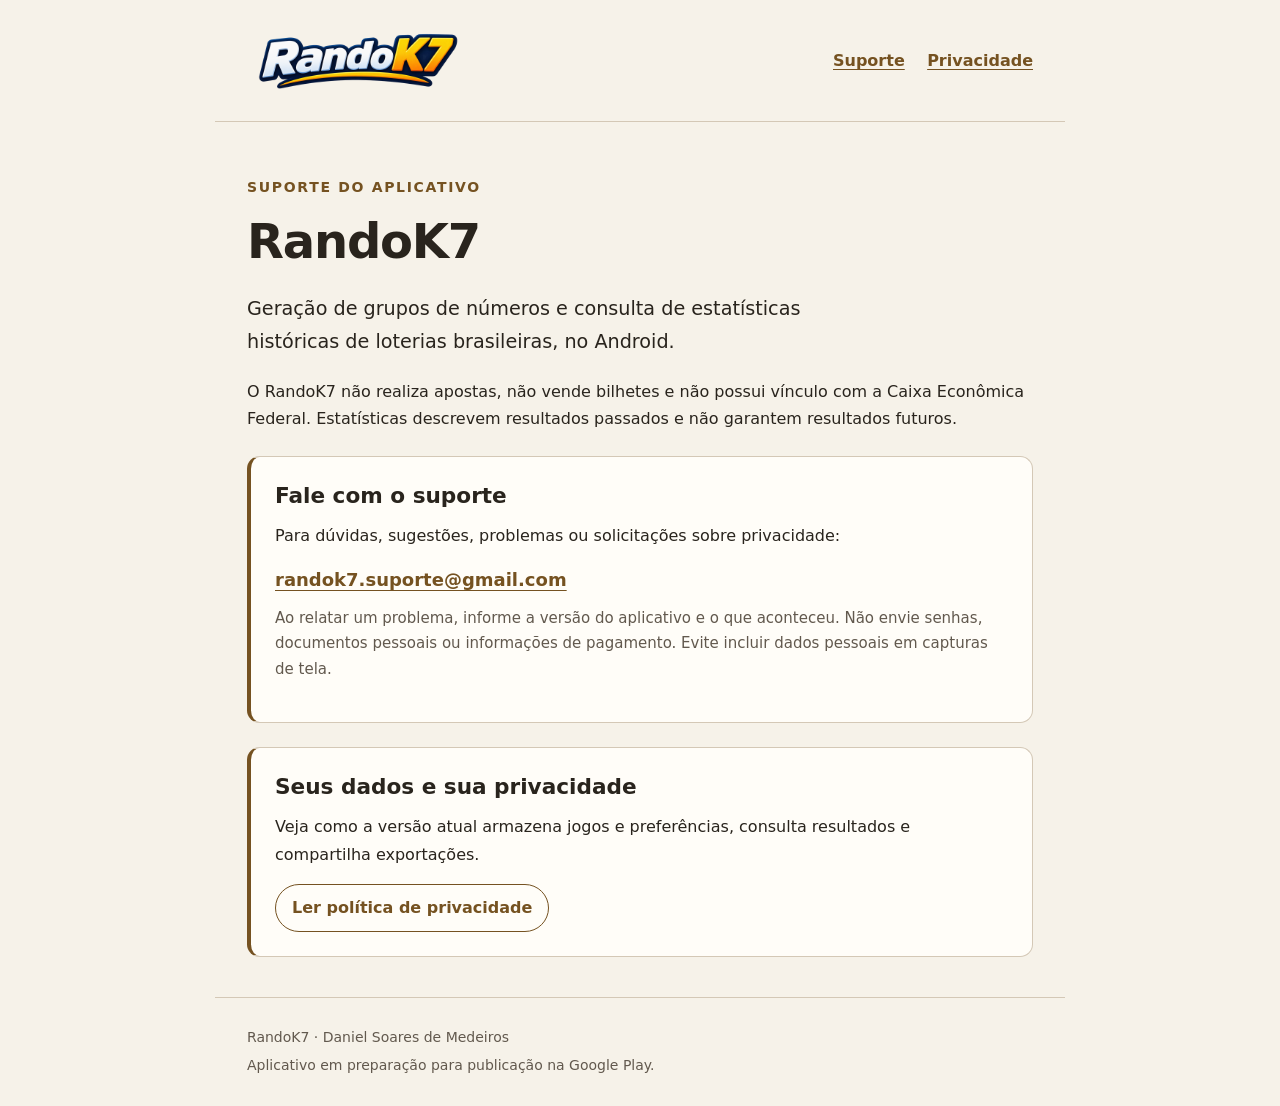
<file: index.html>
<!doctype html>
<html lang="pt-BR">
<head>
  <meta charset="utf-8">
  <meta name="viewport" content="width=device-width, initial-scale=1">
  <title>RandoK7 — Suporte e privacidade</title>
  <meta name="description" content="Contato de suporte e política de privacidade do aplicativo RandoK7 para Android.">
  <link rel="stylesheet" href="estilo.css">
  <link rel="icon" type="image/svg+xml" href="data:image/svg+xml,%3Csvg xmlns='http://www.w3.org/2000/svg' viewBox='0 0 64 64'%3E%3Crect width='64' height='64' rx='14' fill='%231b1916'/%3E%3Ctext x='32' y='45' text-anchor='middle' font-family='sans-serif' font-weight='700' font-size='40' fill='%23e3bd78'%3EK%3C/text%3E%3C/svg%3E">
</head>
<body>
  <a class="pular" href="#conteudo">Pular para o conteúdo</a>
  <header class="cabecalho"><a href="./" aria-label="RandoK7 — início"><img src="logo.png" alt="RandoK7" width="220"></a><nav aria-label="Principal"><a href="#suporte">Suporte</a><a href="privacidade.html">Privacidade</a></nav></header>
  <main id="conteudo">
    <p class="etiqueta">SUPORTE DO APLICATIVO</p>
    <h1>RandoK7</h1>
    <p class="abertura">Geração de grupos de números e consulta de estatísticas históricas de loterias brasileiras, no Android.</p>
    <p>O RandoK7 não realiza apostas, não vende bilhetes e não possui vínculo com a Caixa Econômica Federal. Estatísticas descrevem resultados passados e não garantem resultados futuros.</p>
    <section id="suporte" class="painel">
      <h2>Fale com o suporte</h2>
      <p>Para dúvidas, sugestões, problemas ou solicitações sobre privacidade:</p>
      <a class="contato" href="mailto:randok7.suporte@gmail.com">randok7.suporte@gmail.com</a>
      <p class="secundario">Ao relatar um problema, informe a versão do aplicativo e o que aconteceu. Não envie senhas, documentos pessoais ou informações de pagamento. Evite incluir dados pessoais em capturas de tela.</p>
    </section>
    <section class="painel">
      <h2>Seus dados e sua privacidade</h2>
      <p>Veja como a versão atual armazena jogos e preferências, consulta resultados e compartilha exportações.</p>
      <a class="botao" href="privacidade.html">Ler política de privacidade</a>
    </section>
  </main>
  <footer><p>RandoK7 · Daniel Soares de Medeiros</p><p>Aplicativo em preparação para publicação na Google Play.</p></footer>
</body>
</html>
</file>
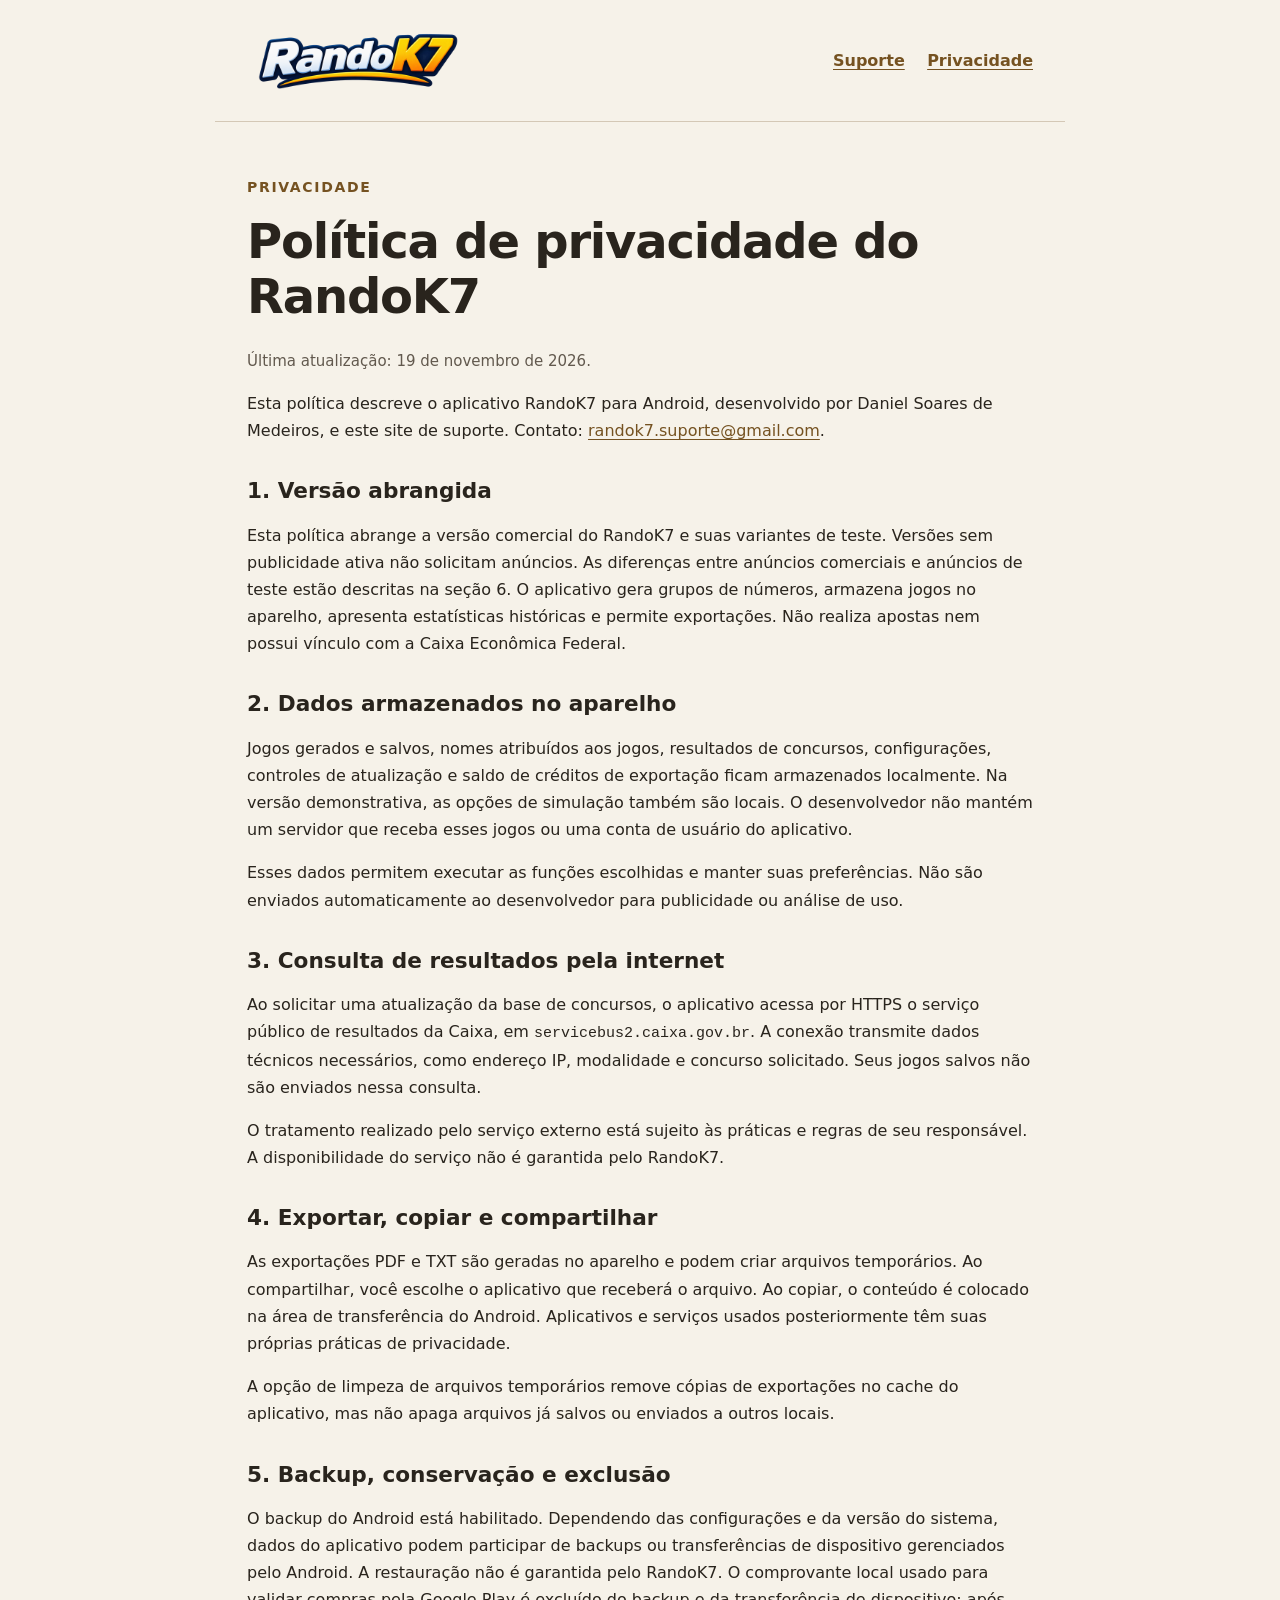
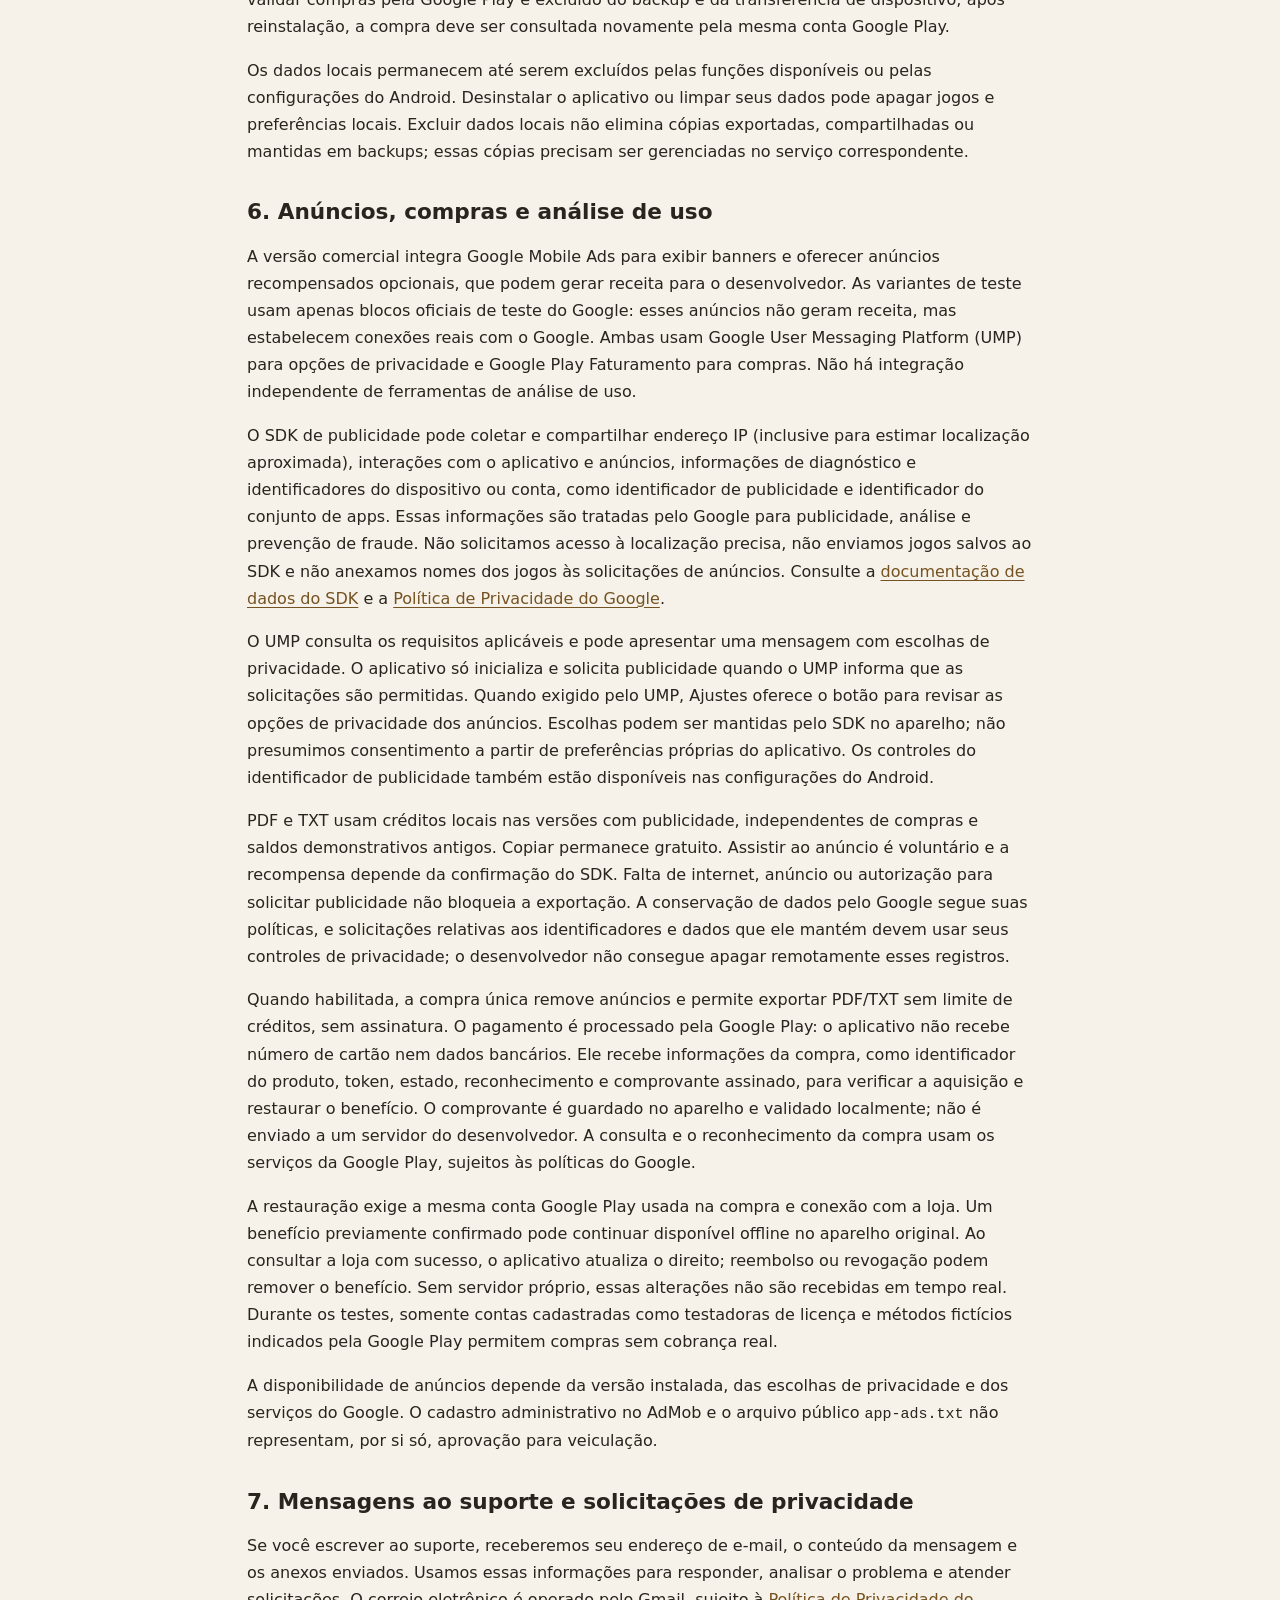
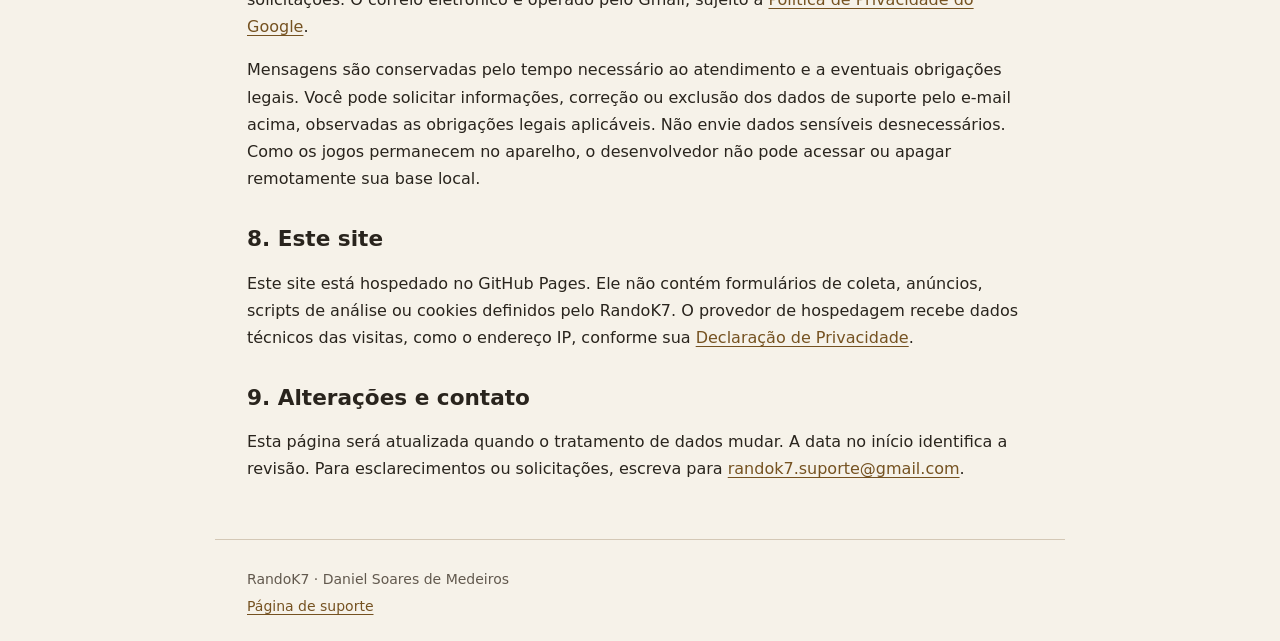
<file: privacidade.html>
<!doctype html>
<html lang="pt-BR">
<head>
  <meta charset="utf-8">
  <meta name="viewport" content="width=device-width, initial-scale=1">
  <title>Política de privacidade — RandoK7</title>
  <meta name="description" content="Política de privacidade do RandoK7: dados locais, resultados, exportações e contato de suporte.">
  <link rel="stylesheet" href="estilo.css">
  <link rel="icon" type="image/svg+xml" href="data:image/svg+xml,%3Csvg xmlns='http://www.w3.org/2000/svg' viewBox='0 0 64 64'%3E%3Crect width='64' height='64' rx='14' fill='%231b1916'/%3E%3Ctext x='32' y='45' text-anchor='middle' font-family='sans-serif' font-weight='700' font-size='40' fill='%23e3bd78'%3EK%3C/text%3E%3C/svg%3E">
</head>
<body>
  <a class="pular" href="#conteudo">Pular para o conteúdo</a>
  <header class="cabecalho"><a href="./" aria-label="RandoK7 — início"><img src="logo.png" alt="RandoK7" width="220"></a><nav aria-label="Principal"><a href="./#suporte">Suporte</a><a href="privacidade.html" aria-current="page">Privacidade</a></nav></header>
  <main id="conteudo" class="politica">
    <p class="etiqueta">PRIVACIDADE</p>
    <h1>Política de privacidade do RandoK7</h1>
    <p class="secundario">Última atualização: 19 de novembro de 2026.</p>
    <p>Esta política descreve o aplicativo RandoK7 para Android, desenvolvido por Daniel Soares de Medeiros, e este site de suporte. Contato: <a href="mailto:randok7.suporte@gmail.com">randok7.suporte@gmail.com</a>.</p>
    <h2>1. Versão abrangida</h2>
    <p>Esta política abrange a versão comercial do RandoK7 e suas variantes de teste. Versões sem publicidade ativa não solicitam anúncios. As diferenças entre anúncios comerciais e anúncios de teste estão descritas na seção 6. O aplicativo gera grupos de números, armazena jogos no aparelho, apresenta estatísticas históricas e permite exportações. Não realiza apostas nem possui vínculo com a Caixa Econômica Federal.</p>
    <h2>2. Dados armazenados no aparelho</h2>
    <p>Jogos gerados e salvos, nomes atribuídos aos jogos, resultados de concursos, configurações, controles de atualização e saldo de créditos de exportação ficam armazenados localmente. Na versão demonstrativa, as opções de simulação também são locais. O desenvolvedor não mantém um servidor que receba esses jogos ou uma conta de usuário do aplicativo.</p>
    <p>Esses dados permitem executar as funções escolhidas e manter suas preferências. Não são enviados automaticamente ao desenvolvedor para publicidade ou análise de uso.</p>
    <h2>3. Consulta de resultados pela internet</h2>
    <p>Ao solicitar uma atualização da base de concursos, o aplicativo acessa por HTTPS o serviço público de resultados da Caixa, em <code>servicebus2.caixa.gov.br</code>. A conexão transmite dados técnicos necessários, como endereço IP, modalidade e concurso solicitado. Seus jogos salvos não são enviados nessa consulta.</p>
    <p>O tratamento realizado pelo serviço externo está sujeito às práticas e regras de seu responsável. A disponibilidade do serviço não é garantida pelo RandoK7.</p>
    <h2>4. Exportar, copiar e compartilhar</h2>
    <p>As exportações PDF e TXT são geradas no aparelho e podem criar arquivos temporários. Ao compartilhar, você escolhe o aplicativo que receberá o arquivo. Ao copiar, o conteúdo é colocado na área de transferência do Android. Aplicativos e serviços usados posteriormente têm suas próprias práticas de privacidade.</p>
    <p>A opção de limpeza de arquivos temporários remove cópias de exportações no cache do aplicativo, mas não apaga arquivos já salvos ou enviados a outros locais.</p>
    <h2>5. Backup, conservação e exclusão</h2>
    <p>O backup do Android está habilitado. Dependendo das configurações e da versão do sistema, dados do aplicativo podem participar de backups ou transferências de dispositivo gerenciados pelo Android. A restauração não é garantida pelo RandoK7. O comprovante local usado para validar compras pela Google Play é excluído do backup e da transferência de dispositivo; após reinstalação, a compra deve ser consultada novamente pela mesma conta Google Play.</p>
    <p>Os dados locais permanecem até serem excluídos pelas funções disponíveis ou pelas configurações do Android. Desinstalar o aplicativo ou limpar seus dados pode apagar jogos e preferências locais. Excluir dados locais não elimina cópias exportadas, compartilhadas ou mantidas em backups; essas cópias precisam ser gerenciadas no serviço correspondente.</p>
    <h2>6. Anúncios, compras e análise de uso</h2>
    <p>A versão comercial integra Google Mobile Ads para exibir banners e oferecer anúncios recompensados opcionais, que podem gerar receita para o desenvolvedor. As variantes de teste usam apenas blocos oficiais de teste do Google: esses anúncios não geram receita, mas estabelecem conexões reais com o Google. Ambas usam Google User Messaging Platform (UMP) para opções de privacidade e Google Play Faturamento para compras. Não há integração independente de ferramentas de análise de uso.</p>
    <p>O SDK de publicidade pode coletar e compartilhar endereço IP (inclusive para estimar localização aproximada), interações com o aplicativo e anúncios, informações de diagnóstico e identificadores do dispositivo ou conta, como identificador de publicidade e identificador do conjunto de apps. Essas informações são tratadas pelo Google para publicidade, análise e prevenção de fraude. Não solicitamos acesso à localização precisa, não enviamos jogos salvos ao SDK e não anexamos nomes dos jogos às solicitações de anúncios. Consulte a <a href="https://developers.google.com/admob/android/privacy/play-data-disclosure">documentação de dados do SDK</a> e a <a href="https://policies.google.com/privacy?hl=pt-BR">Política de Privacidade do Google</a>.</p>
    <p>O UMP consulta os requisitos aplicáveis e pode apresentar uma mensagem com escolhas de privacidade. O aplicativo só inicializa e solicita publicidade quando o UMP informa que as solicitações são permitidas. Quando exigido pelo UMP, Ajustes oferece o botão para revisar as opções de privacidade dos anúncios. Escolhas podem ser mantidas pelo SDK no aparelho; não presumimos consentimento a partir de preferências próprias do aplicativo. Os controles do identificador de publicidade também estão disponíveis nas configurações do Android.</p>
    <p>PDF e TXT usam créditos locais nas versões com publicidade, independentes de compras e saldos demonstrativos antigos. Copiar permanece gratuito. Assistir ao anúncio é voluntário e a recompensa depende da confirmação do SDK. Falta de internet, anúncio ou autorização para solicitar publicidade não bloqueia a exportação. A conservação de dados pelo Google segue suas políticas, e solicitações relativas aos identificadores e dados que ele mantém devem usar seus controles de privacidade; o desenvolvedor não consegue apagar remotamente esses registros.</p>
    <p>Quando habilitada, a compra única remove anúncios e permite exportar PDF/TXT sem limite de créditos, sem assinatura. O pagamento é processado pela Google Play: o aplicativo não recebe número de cartão nem dados bancários. Ele recebe informações da compra, como identificador do produto, token, estado, reconhecimento e comprovante assinado, para verificar a aquisição e restaurar o benefício. O comprovante é guardado no aparelho e validado localmente; não é enviado a um servidor do desenvolvedor. A consulta e o reconhecimento da compra usam os serviços da Google Play, sujeitos às políticas do Google.</p>
    <p>A restauração exige a mesma conta Google Play usada na compra e conexão com a loja. Um benefício previamente confirmado pode continuar disponível offline no aparelho original. Ao consultar a loja com sucesso, o aplicativo atualiza o direito; reembolso ou revogação podem remover o benefício. Sem servidor próprio, essas alterações não são recebidas em tempo real. Durante os testes, somente contas cadastradas como testadoras de licença e métodos fictícios indicados pela Google Play permitem compras sem cobrança real.</p>
    <p>A disponibilidade de anúncios depende da versão instalada, das escolhas de privacidade e dos serviços do Google. O cadastro administrativo no AdMob e o arquivo público <code>app-ads.txt</code> não representam, por si só, aprovação para veiculação.</p>
    <h2>7. Mensagens ao suporte e solicitações de privacidade</h2>
    <p>Se você escrever ao suporte, receberemos seu endereço de e-mail, o conteúdo da mensagem e os anexos enviados. Usamos essas informações para responder, analisar o problema e atender solicitações. O correio eletrônico é operado pelo Gmail, sujeito à <a href="https://policies.google.com/privacy?hl=pt-BR">Política de Privacidade do Google</a>.</p>
    <p>Mensagens são conservadas pelo tempo necessário ao atendimento e a eventuais obrigações legais. Você pode solicitar informações, correção ou exclusão dos dados de suporte pelo e-mail acima, observadas as obrigações legais aplicáveis. Não envie dados sensíveis desnecessários. Como os jogos permanecem no aparelho, o desenvolvedor não pode acessar ou apagar remotamente sua base local.</p>
    <h2>8. Este site</h2>
    <p>Este site está hospedado no GitHub Pages. Ele não contém formulários de coleta, anúncios, scripts de análise ou cookies definidos pelo RandoK7. O provedor de hospedagem recebe dados técnicos das visitas, como o endereço IP, conforme sua <a href="https://docs.github.com/pt/site-policy/privacy-policies/github-general-privacy-statement">Declaração de Privacidade</a>.</p>
    <h2>9. Alterações e contato</h2>
    <p>Esta página será atualizada quando o tratamento de dados mudar. A data no início identifica a revisão. Para esclarecimentos ou solicitações, escreva para <a href="mailto:randok7.suporte@gmail.com">randok7.suporte@gmail.com</a>.</p>
  </main>
  <footer><p>RandoK7 · Daniel Soares de Medeiros</p><a href="./">Página de suporte</a></footer>
</body>
</html>
</file>
<file: estilo.css>
:root{color-scheme:light dark;--fundo:#f6f2e9;--texto:#29241d;--painel:#fffdf8;--borda:#d4c8b6;--destaque:#755221;--suave:#62594e}
*{box-sizing:border-box}html{scroll-behavior:smooth}body{margin:0;background:var(--fundo);color:var(--texto);font-family:system-ui,-apple-system,"Segoe UI",sans-serif;font-size:1rem;line-height:1.7}
a{color:var(--destaque);text-underline-offset:.2em;overflow-wrap:anywhere}a:focus-visible{outline:3px solid var(--destaque);outline-offset:5px}.pular{position:absolute;left:1rem;top:-5rem;z-index:2;background:var(--painel);padding:.5rem}.pular:focus{top:1rem}
.cabecalho,main,footer{max-width:850px;margin:auto;padding:1.5rem clamp(1rem,4vw,2rem)}.cabecalho{display:flex;align-items:center;justify-content:space-between;gap:1.25rem;border-bottom:1px solid var(--borda);flex-wrap:wrap}.cabecalho img{display:block;max-width:100%;height:auto}.cabecalho nav{display:flex;gap:1.4rem;flex-wrap:wrap}.cabecalho nav a{font-weight:600}
main{padding-top:2.5rem;padding-bottom:2.5rem}h1{font-size:clamp(2rem,6vw,3rem);line-height:1.15;margin:.5rem 0 1.5rem;letter-spacing:-.025em;overflow-wrap:anywhere}h2{font-size:1.35rem;line-height:1.35;margin:0 0 .75rem}.abertura{font-size:1.2rem;max-width:650px}.etiqueta{font-size:.875rem;font-weight:700;letter-spacing:.12em;color:var(--destaque)}.painel{padding:1.5rem;margin-top:1.5rem;border:1px solid var(--borda);border-left:4px solid var(--destaque);border-radius:.8rem;background:var(--painel)}.painel p{margin:.6rem 0 1rem}.contato{font-size:1.125rem;font-weight:650}.secundario{color:var(--suave);font-size:.9375rem}.botao{display:inline-block;padding:.6rem 1rem;border:1px solid var(--destaque);border-radius:2rem;font-weight:600;text-decoration:none}.botao:hover{background:var(--fundo)}.politica h2{margin-top:2rem}.politica code{font-size:.9375rem;overflow-wrap:anywhere}footer{border-top:1px solid var(--borda);font-size:.875rem;color:var(--suave)}footer p{margin:.25rem 0}
@media(prefers-color-scheme:dark){:root{--fundo:#191712;--texto:#eee5d8;--painel:#25221c;--borda:#554d40;--destaque:#e3bd78;--suave:#c5baaa}}@media(prefers-reduced-motion:reduce){html{scroll-behavior:auto}}
</file>
